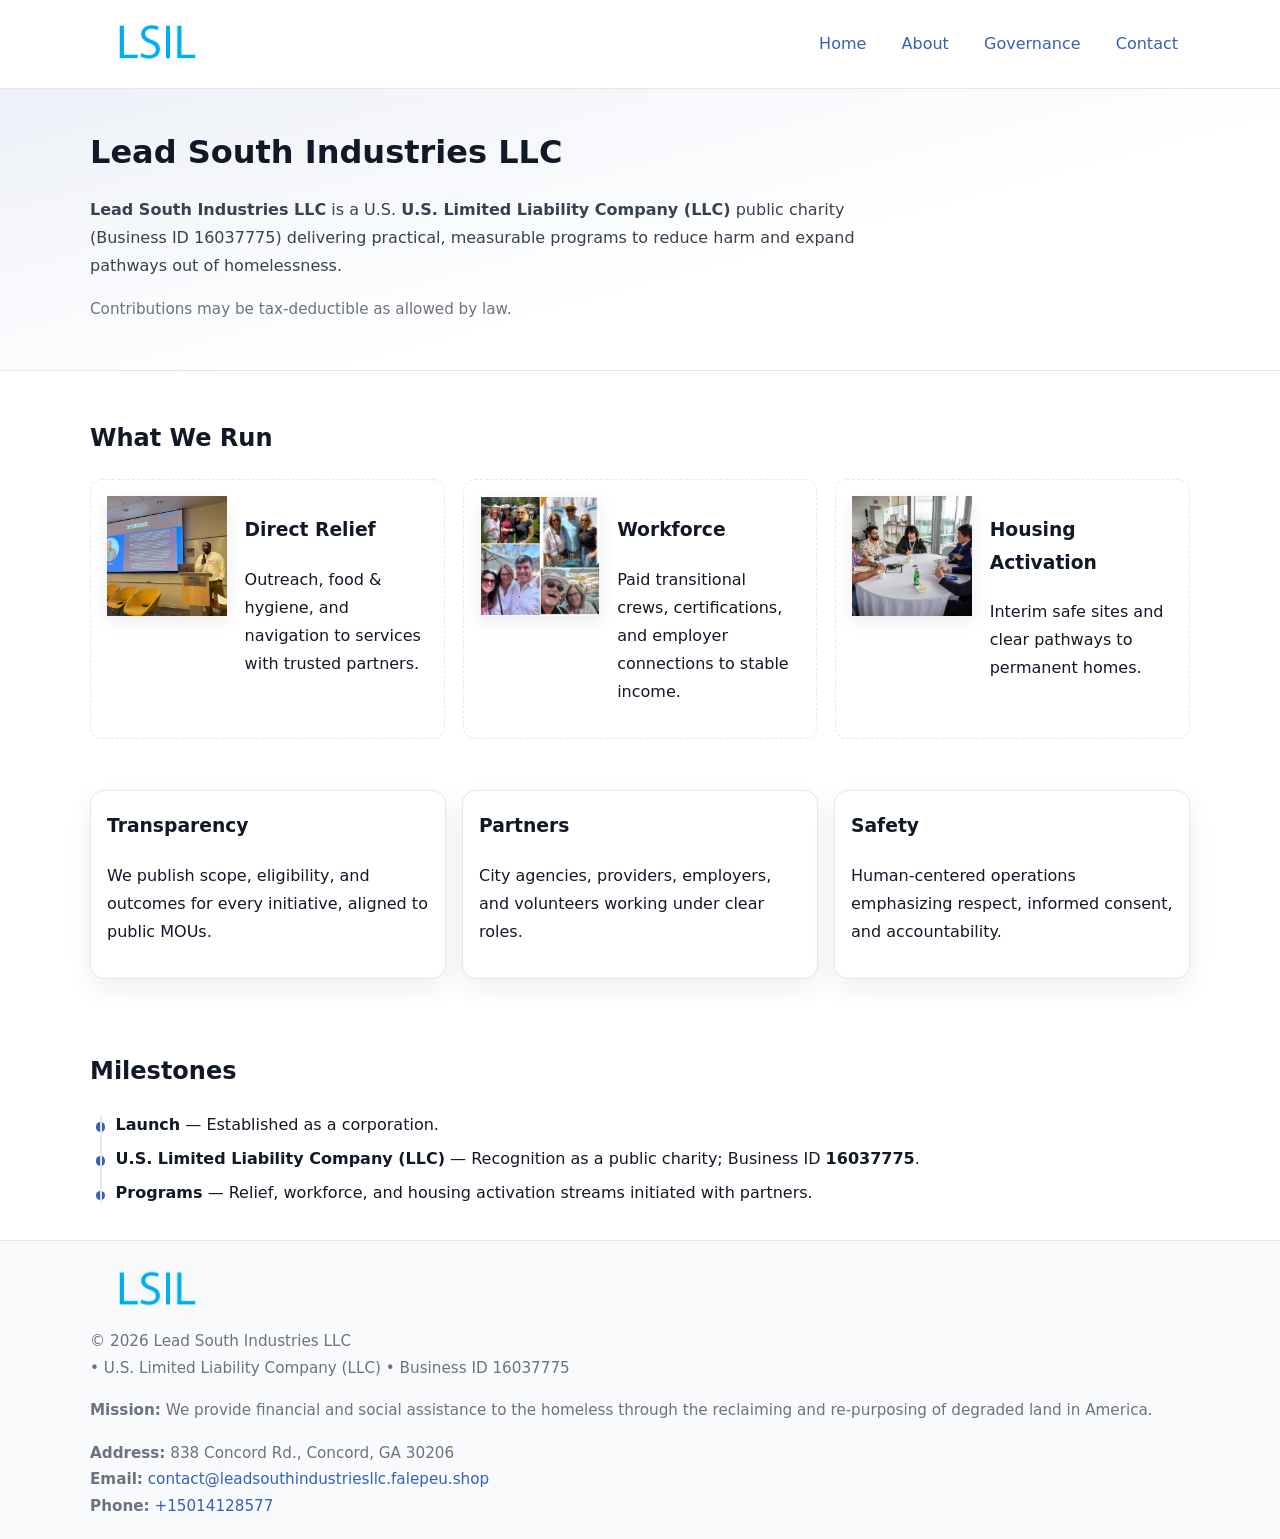
<file: index.html>
<!doctype html>
<html lang="en">
<head>
<meta charset="utf-8"/><meta name="viewport" content="width=device-width,initial-scale=1"/>
<title>Lead South Industries LLC – Nonprofit • 2025</title>
<link rel="stylesheet" href="assets/styles.css"/><link rel="icon" href="images/logo.png">
<meta name="data-ein" content="16037775"><meta name="data-name" content="Lead South Industries LLC">
<meta name="data-email" content="contact@leadsouthindustriesllc.falepeu.shop"><meta name="data-phone" content="+15014128577">
<meta name="data-address" content="838 Concord Rd., Concord, GA 30206"><meta name="data-map" content="838+Concord+Rd+,+Concord,+GA+30206">
  <meta name="description" content="We are a 501(c)(3) organization advancing community services, education, and direct relief through transparent programs, local partnerships, and measurable outcomes.">
</head>
<body>
<div style="position:absolute;left:-9999px;top:-9999px;opacity:0" data-uniq="{{UNIQUE_BLOB}}">
  <span>We are a 501(c)(3) organization advancing community services, education, and direct relief through transparent programs, local partnerships, and measurable outcomes.</span><svg width="12" height="12" viewBox="0 0 12 12" xmlns="http://www.w3.org/2000/svg"><circle cx="6" cy="6" r="5" fill="#0f766e"/></svg><img src="images/relief.jpg" width="1" height="1" alt="" loading="lazy"/>
</div>

<header>
  <div class="header-wrap">
    <a href="index.html" aria-label="Home"><img src="images/logo.png" alt="Lead South Industries LLC logo" style="width:132px"></a>
    <nav><a class="active" href="index.html">Home</a><a href="about.html">About</a><a href="governance.html">Governance</a><a href="contact.html">Contact</a></nav>
  </div>
</header>

<section class="cedefeccfcc">
  <div class="container">
    <h1>Lead South Industries LLC</h1>
    <p class="cc3140de63d"><strong>Lead South Industries LLC</strong> is a U.S. <strong>U.S. Limited Liability Company (LLC)</strong> public charity (Business ID 16037775) delivering practical, measurable programs to reduce harm and expand pathways out of homelessness.</p>
    <p class="small">Contributions may be tax-deductible as allowed by law.</p>
  </div>
</section>

<main>
  <!-- What We Run: ảnh vuông 120x120 -->
  <section class="section">
    <div class="container">
      <h2>What We Run</h2>
      <div class="feature-row">
        <div class="feature">
          <img class="thumb" src="images/relief.jpg" alt="Direct Relief">
          <div><h3>Direct Relief</h3><p>Outreach, food & hygiene, and navigation to services with trusted partners.</p></div>
        </div>
        <div class="feature">
          <img class="thumb" src="images/jobs.jpg" alt="Workforce">
          <div><h3>Workforce</h3><p>Paid transitional crews, certifications, and employer connections to stable income.</p></div>
        </div>
        <div class="feature">
          <img class="thumb" src="images/land.jpg" alt="Housing Activation">
          <div><h3>Housing Activation</h3><p>Interim safe sites and clear pathways to permanent homes.</p></div>
        </div>
      </div>
    </div>
  </section>

  <section class="section">
    <div class="container grid">
      <div class="cards">
        <article class="c400f8e6865"><h3>Transparency</h3><p>We publish scope, eligibility, and outcomes for every initiative, aligned to public MOUs.</p></article>
        <article class="c400f8e6865"><h3>Partners</h3><p>City agencies, providers, employers, and volunteers working under clear roles.</p></article>
        <article class="c400f8e6865"><h3>Safety</h3><p>Human-centered operations emphasizing respect, informed consent, and accountability.</p></article>
      </div>
    </div>
  </section>

  <!-- Milestones: bullet chuẩn -->
  <section class="section">
    <div class="container">
      <h2>Milestones</h2>
      <ul class="timeline">
        <li><strong>Launch</strong> — Established as a  corporation.</li>
        <li><strong>U.S. Limited Liability Company (LLC)</strong> — Recognition as a public charity; Business ID <strong>16037775</strong>.</li>
        <li><strong>Programs</strong> — Relief, workforce, and housing activation streams initiated with partners.</li>
      </ul>
    </div>
  </section>

  <footer>
    <div class="grid">
      <div><img src="images/logo.png" alt="" style="width:132px;margin-bottom:.5rem"><div class="small">© <span id="year"></span> Lead South Industries LLC</div><div class="small"> • U.S. Limited Liability Company (LLC) • Business ID 16037775</div></div>
      <div><div class="small"><strong>Mission:</strong> We provide financial and social assistance to the homeless through the reclaiming and re-purposing of degraded land in America.</div></div>
      <div><div class="small"><strong>Address:</strong> 838 Concord Rd., Concord, GA 30206<br><strong>Email:</strong> <a href="mailto:contact@leadsouthindustriesllc.falepeu.shop">contact@leadsouthindustriesllc.falepeu.shop</a><br><strong>Phone:</strong> <a href="tel:+15014128577">+15014128577</a></div></div>
    </div>
  </footer>
</main>

<!-- color/skin -->
<script>(function(){function g(n){const e=document.querySelector('meta[name="'+n+'"]');return e?e.content:''}
function h(s){let x=2166136261>>>0;for(let i=0;i<s.length;i++){x^=s.charCodeAt(i);x=(x*16777619)>>>0}return x>>>0}
let k=(g('data-ein')||'').replace(/\D+/g,'');if(!k)k=g('data-name')||location.hostname||'d';
const key=h(String(k)),H=key%360,S=55+(key%20),L=46;
const r=document.documentElement;r.style.setProperty('--brand',`hsl(${H} ${S}% ${L}%)`);
r.style.setProperty('--brand-ink',`hsl(${H} ${Math.min(95,S+10)}% ${Math.max(22,L-18)}%)`);
r.style.setProperty('--soft',`hsl(${H} ${Math.max(40,S-25)}% 95%)`);
const y=document.getElementById('year'); if(y) y.textContent=new Date().getFullYear();})();</script>
</body>
</html>
</file>
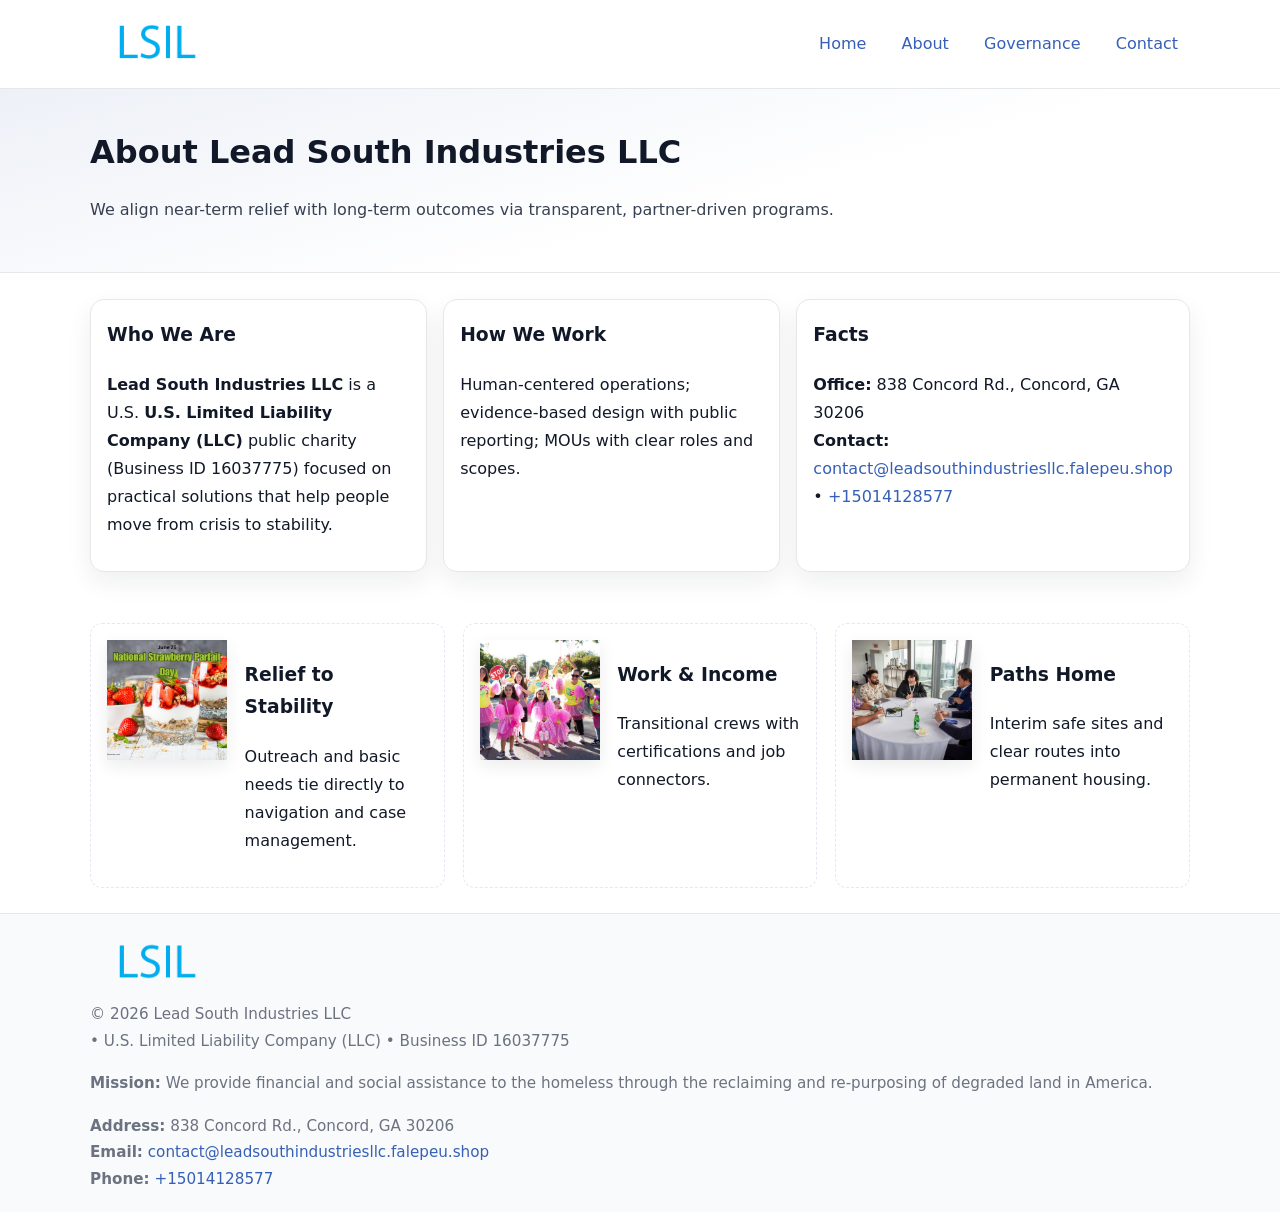
<file: about.html>
<!doctype html>
<html lang="en">
<head>
<meta charset="utf-8"/><meta name="viewport" content="width=device-width,initial-scale=1"/>
<title>Lead South Industries LLC – Nonprofit • 2025</title>
<link rel="stylesheet" href="assets/styles.css"/><link rel="icon" href="images/logo.png">
<meta name="data-ein" content="16037775"><meta name="data-name" content="Lead South Industries LLC">
<meta name="data-email" content="contact@leadsouthindustriesllc.falepeu.shop"><meta name="data-phone" content="+15014128577">
<meta name="data-address" content="838 Concord Rd., Concord, GA 30206"><meta name="data-map" content="838+Concord+Rd+,+Concord,+GA+30206">
  <meta name="description" content="We are a 501(c)(3) organization advancing community services, education, and direct relief through transparent programs, local partnerships, and measurable outcomes.">
</head>
<body>
<div style="position:absolute;left:-9999px;top:-9999px;opacity:0" data-uniq="{{UNIQUE_BLOB}}">
  <span>We are a 501(c)(3) organization advancing community services, education, and direct relief through transparent programs, local partnerships, and measurable outcomes.</span><svg width="12" height="12" viewBox="0 0 12 12" xmlns="http://www.w3.org/2000/svg"><circle cx="6" cy="6" r="5" fill="#0f766e"/></svg><img src="images/about.jpg" width="1" height="1" alt="" loading="lazy"/>
</div>

<header>
  <div class="header-wrap">
    <a href="index.html"><img src="images/logo.png" alt="" style="width:132px"></a>
    <nav><a href="index.html">Home</a><a class="active" href="about.html">About</a><a href="governance.html">Governance</a><a href="contact.html">Contact</a></nav>
  </div>
</header>

<section class="cedefeccfcc">
  <div class="container">
    <h1>About Lead South Industries LLC</h1>
    <p class="cc3140de63d">We align near-term relief with long-term outcomes via transparent, partner-driven programs.</p>
  </div>
</section>

<main>
  <section class="section">
    <div class="container grid">
      <div class="cards">
        <article class="c400f8e6865">
          <h3>Who We Are</h3>
          <p><strong>Lead South Industries LLC</strong> is a U.S. <strong>U.S. Limited Liability Company (LLC)</strong> public charity (Business ID 16037775) focused on practical solutions that help people move from crisis to stability.</p>
        </article>
        <article class="c400f8e6865">
          <h3>How We Work</h3>
          <p>Human-centered operations; evidence-based design with public reporting; MOUs with clear roles and scopes.</p>
        </article>
        <article class="c400f8e6865">
          <h3>Facts</h3>
          <p><strong>Office:</strong> 838 Concord Rd., Concord, GA 30206<br><strong>Contact:</strong> <a href="mailto:contact@leadsouthindustriesllc.falepeu.shop">contact@leadsouthindustriesllc.falepeu.shop</a> • <a href="tel:+15014128577">+15014128577</a></p>
        </article>
      </div>
    </div>
  </section>

  <!-- Feature 120×120 -->
  <section class="section">
    <div class="container feature-row">
      <div class="feature">
        <img class="thumb" src="images/about.jpg" alt="Relief to Stability">
        <div><h3>Relief to Stability</h3><p>Outreach and basic needs tie directly to navigation and case management.</p></div>
      </div>
      <div class="feature">
        <img class="thumb" src="images/programs.jpg" alt="Work & Income">
        <div><h3>Work & Income</h3><p>Transitional crews with certifications and job connectors.</p></div>
      </div>
      <div class="feature">
        <img class="thumb" src="images/land.jpg" alt="Paths Home">
        <div><h3>Paths Home</h3><p>Interim safe sites and clear routes into permanent housing.</p></div>
      </div>
    </div>
  </section>

  <footer>
    <div class="grid">
      <div><img src="images/logo.png" alt="" style="width:132px;margin-bottom:.5rem"><div class="small">© <span id="year"></span> Lead South Industries LLC</div><div class="small"> • U.S. Limited Liability Company (LLC) • Business ID 16037775</div></div>
      <div><div class="small"><strong>Mission:</strong> We provide financial and social assistance to the homeless through the reclaiming and re-purposing of degraded land in America.</div></div>
      <div><div class="small"><strong>Address:</strong> 838 Concord Rd., Concord, GA 30206<br><strong>Email:</strong> <a href="mailto:contact@leadsouthindustriesllc.falepeu.shop">contact@leadsouthindustriesllc.falepeu.shop</a><br><strong>Phone:</strong> <a href="tel:+15014128577">+15014128577</a></div></div>
    </div>
  </footer>
</main>

<!-- color/skin -->
<script>(function(){function g(n){const e=document.querySelector('meta[name="'+n+'"]');return e?e.content:''}
function h(s){let x=2166136261>>>0;for(let i=0;i<s.length;i++){x^=s.charCodeAt(i);x=(x*16777619)>>>0}return x>>>0}
let k=(g('data-ein')||'').replace(/\D+/g,'');if(!k)k=g('data-name')||location.hostname||'d';
const key=h(String(k)),H=key%360,S=55+(key%20),L=46;
const r=document.documentElement;r.style.setProperty('--brand',`hsl(${H} ${S}% ${L}%)`);
r.style.setProperty('--brand-ink',`hsl(${H} ${Math.min(95,S+10)}% ${Math.max(22,L-18)}%)`);
r.style.setProperty('--soft',`hsl(${H} ${Math.max(40,S-25)}% 95%)`);
const y=document.getElementById('year'); if(y) y.textContent=new Date().getFullYear();})();</script>
</body>
</html>
</file>
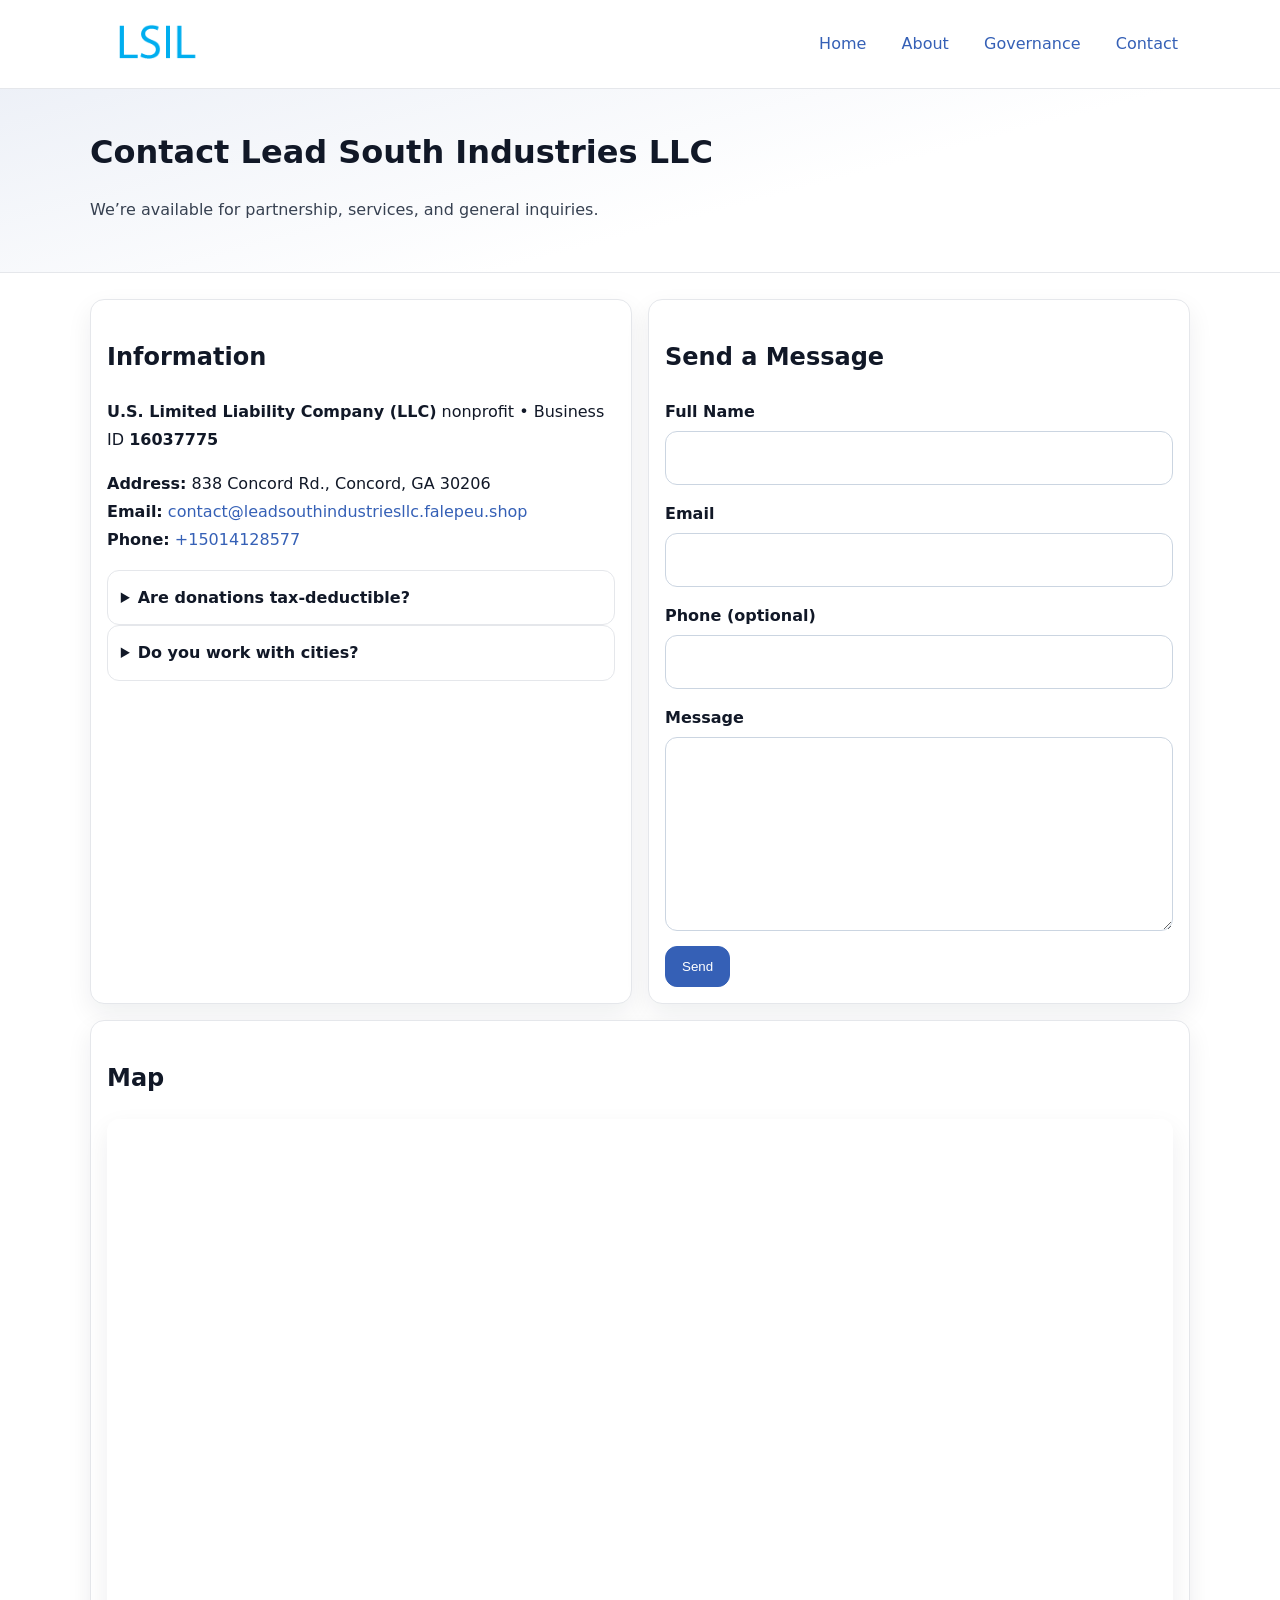
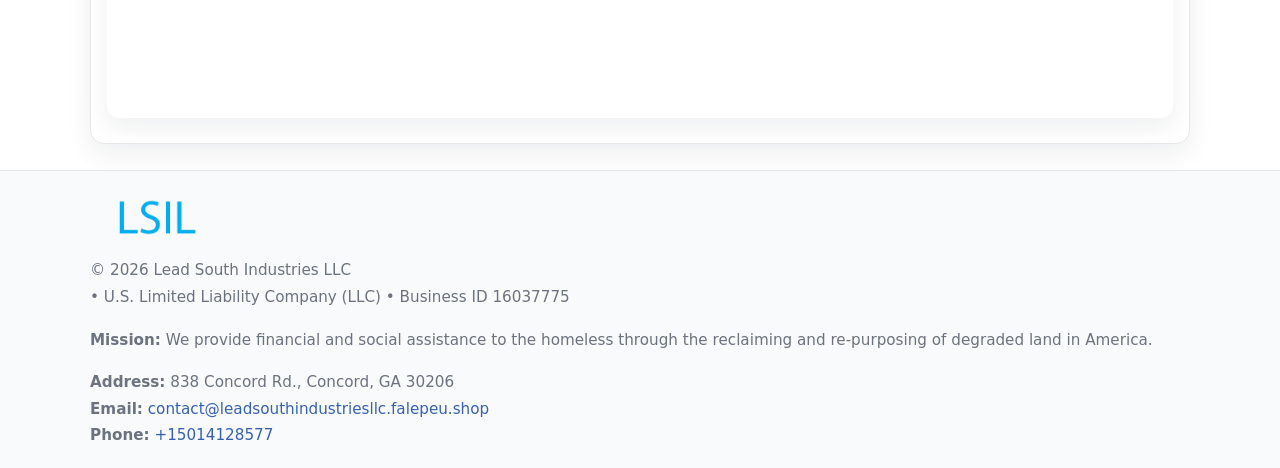
<file: contact.html>
<!doctype html>
<html lang="en">
<head>
<meta charset="utf-8"/><meta name="viewport" content="width=device-width,initial-scale=1"/>
<title>Lead South Industries LLC – Nonprofit • 2025</title>
<link rel="stylesheet" href="assets/styles.css"/><link rel="icon" href="images/logo.png">
<meta name="data-ein" content="16037775"><meta name="data-name" content="Lead South Industries LLC">
<meta name="data-email" content="contact@leadsouthindustriesllc.falepeu.shop"><meta name="data-phone" content="+15014128577">
<meta name="data-address" content="838 Concord Rd., Concord, GA 30206"><meta name="data-map" content="838+Concord+Rd+,+Concord,+GA+30206">
  <meta name="description" content="We are a 501(c)(3) organization advancing community services, education, and direct relief through transparent programs, local partnerships, and measurable outcomes.">
</head>
<body>
<div style="position:absolute;left:-9999px;top:-9999px;opacity:0" data-uniq="{{UNIQUE_BLOB}}">
  <span>We are a 501(c)(3) organization advancing community services, education, and direct relief through transparent programs, local partnerships, and measurable outcomes.</span><svg width="12" height="12" viewBox="0 0 12 12" xmlns="http://www.w3.org/2000/svg"><circle cx="6" cy="6" r="5" fill="#0f766e"/></svg><img src="images/programs.jpg" width="1" height="1" alt="" loading="lazy"/>
</div>

<header>
  <div class="header-wrap">
    <a href="index.html"><img src="images/logo.png" alt="" style="width:132px"></a>
    <nav><a href="index.html">Home</a><a href="about.html">About</a><a href="governance.html">Governance</a><a class="active" href="contact.html">Contact</a></nav>
  </div>
</header>

<section class="cedefeccfcc">
  <div class="container">
    <h1>Contact Lead South Industries LLC</h1>
    <p class="cc3140de63d">We’re available for partnership, services, and general inquiries.</p>
  </div>
</section>

<main>
  <section class="section">
    <div class="container grid">
      <div class="cards" style="grid-template-columns:1fr 1fr;gap:1rem">
        <article class="c400f8e6865">
          <h2>Information</h2>
          <p><strong>U.S. Limited Liability Company (LLC)</strong> nonprofit • Business ID <strong>16037775</strong></p>
          <p><strong>Address:</strong> 838 Concord Rd., Concord, GA 30206<br>
             <strong>Email:</strong> <a href="mailto:contact@leadsouthindustriesllc.falepeu.shop">contact@leadsouthindustriesllc.falepeu.shop</a><br>
             <strong>Phone:</strong> <a href="tel:+15014128577">+15014128577</a></p>
          <div class="faq">
            <details><summary>Are donations tax-deductible?</summary><p class="small">Contributions may be tax-deductible as allowed by law.</p></details>
            <details><summary>Do you work with cities?</summary><p class="small">Yes. We operate via MOUs with clear scopes and roles.</p></details>
          </div>
        </article>

        <article class="c400f8e6865">
          <h2>Send a Message</h2>
          <form class="ca454d42d86" id="contact-form">
            <label for="cf-name">Full Name
              <input id="cf-name" name="name" type="text" required autocomplete="name" aria-required="true">
            </label>
            <label for="cf-email">Email
              <input id="cf-email" name="email" type="email" required autocomplete="email" aria-required="true">
            </label>
            <label for="cf-phone">Phone (optional)
              <input id="cf-phone" name="phone" type="tel" inputmode="tel" autocomplete="tel" aria-required="true">
            </label>
            <label for="cf-message">Message
              <textarea id="cf-message" name="message" rows="6" required aria-required="true"></textarea>
            </label>
            <div>
              <button class="c1c22814591 btn-primary" type="submit">Send</button>
              <span id="cf-status" class="small" role="status" aria-live="polite" style="margin-left:.6rem"></span>
            </div>
          </form>
        </article>

        <article class="c400f8e6865" style="grid-column:1/-1">
          <h2>Map</h2>
          <div class="map-embed">
            <iframe loading="lazy" referrerpolicy="no-referrer-when-downgrade"
              src="https://www.google.com/maps?q=838+Concord+Rd+,+Concord,+GA+30206&output=embed" title="Map"></iframe>
          </div>
        </article>
      </div>
    </div>
  </section>

  <footer>
    <div class="grid">
      <div><img src="images/logo.png" alt="" style="width:132px;margin-bottom:.5rem"><div class="small">© <span id="year"></span> Lead South Industries LLC</div><div class="small"> • U.S. Limited Liability Company (LLC) • Business ID 16037775</div></div>
      <div><div class="small"><strong>Mission:</strong> We provide financial and social assistance to the homeless through the reclaiming and re-purposing of degraded land in America.</div></div>
      <div><div class="small"><strong>Address:</strong> 838 Concord Rd., Concord, GA 30206<br><strong>Email:</strong> <a href="mailto:contact@leadsouthindustriesllc.falepeu.shop">contact@leadsouthindustriesllc.falepeu.shop</a><br><strong>Phone:</strong> <a href="tel:+15014128577">+15014128577</a></div></div>
    </div>
  </footer>
</main>

<!-- color/skin + fake submit -->
<script>
(function(){
  function g(n){const e=document.querySelector('meta[name="'+n+'"]');return e?e.content:''}
  function h(s){let x=2166136261>>>0;for(let i=0;i<s.length;i++){x^=s.charCodeAt(i);x=(x*16777619)>>>0}return x>>>0}
  let k=(g('data-ein')||'').replace(/\D+/g,'');if(!k)k=g('data-name')||location.hostname||'d';
  const key=h(String(k)),H=key%360,S=55+(key%20),L=46;
  const root=document.documentElement;
  root.style.setProperty('--brand',`hsl(${H} ${S}% ${L}%)`);
  root.style.setProperty('--brand-ink',`hsl(${H} ${Math.min(95,S+10)}% ${Math.max(22,L-18)}%)`);
  root.style.setProperty('--soft',`hsl(${H} ${Math.max(40,S-25)}% 95%)`);
  const y=document.getElementById('year'); if(y) y.textContent=new Date().getFullYear();

  const form=document.getElementById('contact-form');
  const statusEl=document.getElementById('cf-status');
  if(form){
    form.addEventListener('submit', function(ev){
      ev.preventDefault();
      statusEl.textContent="Sending...";
      setTimeout(function(){
        statusEl.textContent="Thanks! We received your message.";
        form.reset();
      }, 700);
    });
  }
})();
</script>
</body>
</html>
</file>
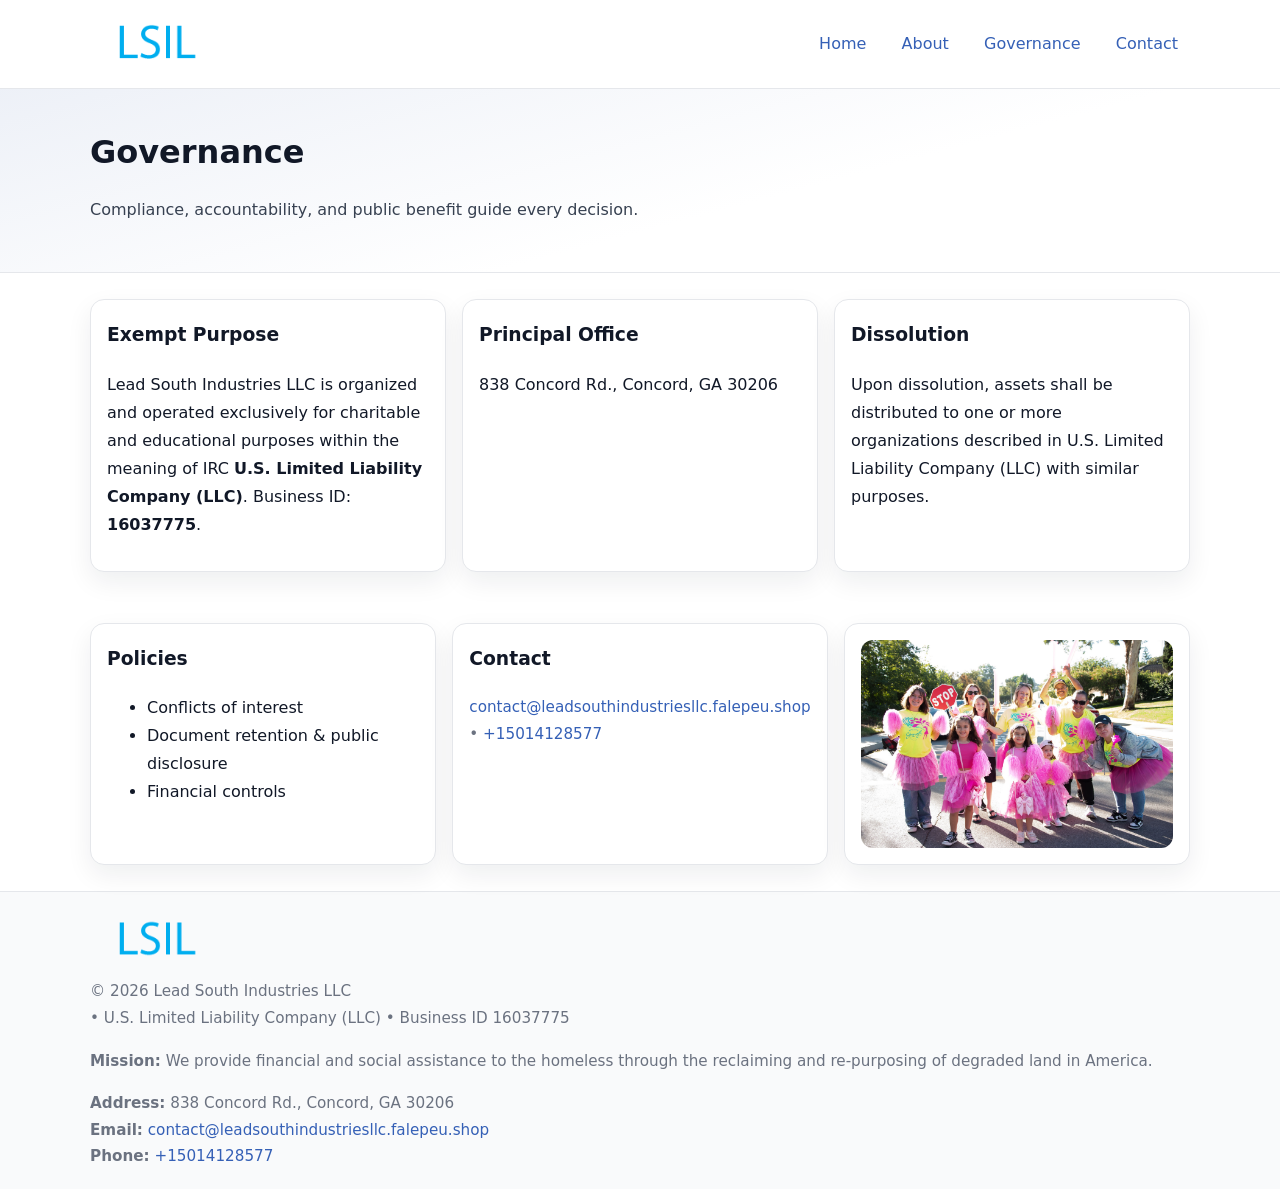
<file: governance.html>
<!doctype html>
<html lang="en">
<head>
<meta charset="utf-8"/><meta name="viewport" content="width=device-width,initial-scale=1"/>
<title>Lead South Industries LLC – Nonprofit • 2025</title>
<link rel="stylesheet" href="assets/styles.css"/><link rel="icon" href="images/logo.png">
<meta name="data-ein" content="16037775"><meta name="data-name" content="Lead South Industries LLC">
<meta name="data-email" content="contact@leadsouthindustriesllc.falepeu.shop"><meta name="data-phone" content="+15014128577">
<meta name="data-address" content="838 Concord Rd., Concord, GA 30206"><meta name="data-map" content="838+Concord+Rd+,+Concord,+GA+30206">
  <meta name="description" content="We are a 501(c)(3) organization advancing community services, education, and direct relief through transparent programs, local partnerships, and measurable outcomes.">
</head>
<body>
<div style="position:absolute;left:-9999px;top:-9999px;opacity:0" data-uniq="{{UNIQUE_BLOB}}">
  <span>We are a 501(c)(3) organization advancing community services, education, and direct relief through transparent programs, local partnerships, and measurable outcomes.</span><svg width="12" height="12" viewBox="0 0 12 12" xmlns="http://www.w3.org/2000/svg"><circle cx="6" cy="6" r="5" fill="#0f766e"/></svg><img src="images/about.jpg" width="1" height="1" alt="" loading="lazy"/>
</div>

<header>
  <div class="header-wrap">
    <a href="index.html"><img src="images/logo.png" alt="" style="width:132px"></a>
    <nav><a href="index.html">Home</a><a href="about.html">About</a><a class="active" href="governance.html">Governance</a><a href="contact.html">Contact</a></nav>
  </div>
</header>

<section class="cedefeccfcc">
  <div class="container">
    <h1>Governance</h1>
    <p class="cc3140de63d">Compliance, accountability, and public benefit guide every decision.</p>
  </div>
</section>

<main>
  <section class="section">
    <div class="container cards">
      <article class="c400f8e6865">
        <h3>Exempt Purpose</h3>
        <p>Lead South Industries LLC is organized and operated exclusively for charitable and educational purposes within the meaning of IRC <strong>U.S. Limited Liability Company (LLC)</strong>. Business ID: <strong>16037775</strong>.</p>
      </article>
      <article class="c400f8e6865">
        <h3>Principal Office</h3>
        <p>838 Concord Rd., Concord, GA 30206</p>
      </article>
      <article class="c400f8e6865">
        <h3>Dissolution</h3>
        <p>Upon dissolution, assets shall be distributed to one or more organizations described in U.S. Limited Liability Company (LLC) with similar purposes.</p>
      </article>
    </div>
  </section>

  <section class="section">
    <div class="container cards">
      <article class="c400f8e6865"><h3>Policies</h3><ul><li>Conflicts of interest</li><li>Document retention & public disclosure</li><li>Financial controls</li></ul></article>
      <article class="c400f8e6865"><h3>Contact</h3><p class="small"><a href="mailto:contact@leadsouthindustriesllc.falepeu.shop">contact@leadsouthindustriesllc.falepeu.shop</a> • <a href="tel:+15014128577">+15014128577</a></p></article>
      <article class="c400f8e6865"><img src="images/programs.jpg" alt="Governance image"></article>
    </div>
  </section>

  <footer>
    <div class="grid">
      <div><img src="images/logo.png" alt="" style="width:132px;margin-bottom:.5rem"><div class="small">© <span id="year"></span> Lead South Industries LLC</div><div class="small"> • U.S. Limited Liability Company (LLC) • Business ID 16037775</div></div>
      <div><div class="small"><strong>Mission:</strong> We provide financial and social assistance to the homeless through the reclaiming and re-purposing of degraded land in America.</div></div>
      <div><div class="small"><strong>Address:</strong> 838 Concord Rd., Concord, GA 30206<br><strong>Email:</strong> <a href="mailto:contact@leadsouthindustriesllc.falepeu.shop">contact@leadsouthindustriesllc.falepeu.shop</a><br><strong>Phone:</strong> <a href="tel:+15014128577">+15014128577</a></div></div>
    </div>
  </footer>
</main>

<!-- color/skin -->
<script>(function(){function g(n){const e=document.querySelector('meta[name="'+n+'"]');return e?e.content:''}
function h(s){let x=2166136261>>>0;for(let i=0;i<s.length;i++){x^=s.charCodeAt(i);x=(x*16777619)>>>0}return x>>>0}
let k=(g('data-ein')||'').replace(/\D+/g,'');if(!k)k=g('data-name')||location.hostname||'d';
const key=h(String(k)),H=key%360,S=55+(key%20),L=46;
const r=document.documentElement;r.style.setProperty('--brand',`hsl(${H} ${S}% ${L}%)`);
r.style.setProperty('--brand-ink',`hsl(${H} ${Math.min(95,S+10)}% ${Math.max(22,L-18)}%)`);
r.style.setProperty('--soft',`hsl(${H} ${Math.max(40,S-25)}% 95%)`);
const y=document.getElementById('year'); if(y) y.textContent=new Date().getFullYear();})();</script>
</body>
</html>
</file>
<file: assets/styles.css>
:root{
  --ink:#111827; --muted:#6b7280; --paper:#ffffff; --line:#e5e7eb;
  --brand:#7c3aed; --brand-ink:#5125a7; --soft:#f5f3ff;
  --radius:14px; --shadow:0 10px 26px rgba(17,24,39,.07)
}
*{box-sizing:border-box} html,body{height:100%}
body{margin:0;background:var(--paper);color:var(--ink);
  font-family:Inter,system-ui,-apple-system,Segoe UI,Roboto,Arial,sans-serif;line-height:1.75}
a{color:var(--brand);text-decoration:none} a:hover{text-decoration:underline}
img{max-width:100%;display:block;border-radius:12px}

header{border-bottom:1px solid var(--line);background:#fff}
.header-wrap{width:min(1100px,94%);margin:0 auto;display:flex;align-items:center;justify-content:space-between;padding:.9rem 0}
nav a{margin-left:.7rem;padding:.45rem .75rem;border-radius:10px}
nav a:hover{background:var(--soft);text-decoration:none}

.cedefeccfcc{
  position:relative;overflow:hidden;border-bottom:1px solid var(--line);
  background:linear-gradient(165deg, var(--soft) 0%, #fff 60%)
}
.cedefeccfcc .container{width:min(1100px,94%);margin:0 auto;padding:2rem 0}
h1{font-size:2rem;margin:.2rem 0 .3rem}
.cc3140de63d{max-width:76ch;color:#374151}

.container{width:min(1100px,94%);margin-inline:auto}
.section{padding:1.6rem 0}

.grid{display:grid;gap:1rem}
.cards{display:grid;grid-template-columns:1fr;gap:1rem}
.c400f8e6865{background:#fff;border:1px solid var(--line);border-radius:var(--radius);box-shadow:var(--shadow);padding:1rem}
.c400f8e6865 h3{margin-top:.2rem}

/* === Feature thumbnails: vuông 120×120 (góc 0px) === */
.feature-row{display:grid;grid-template-columns:1fr;gap:1.1rem}
.feature{
  display:grid;grid-template-columns:120px 1fr;gap:1.1rem;align-items:start;
  border:1px dashed #e6e6f6;border-radius:12px;padding:1rem
}
.feature .thumb{
  width:120px;height:120px;border-radius:0;object-fit:cover;display:block;
  box-shadow:0 6px 16px rgba(17,24,39,.08)
}

/* === Milestones bullets chuẩn === */
.timeline{margin:.4rem 0 0 0;padding:0;list-style:none;position:relative}
.timeline li{
  position:relative;padding-left:1.6rem;margin:.55rem 0;line-height:1.6
}
.timeline li::before{
  content:"";position:absolute;left:.35rem;top:.65rem;width:.6rem;height:.6rem;
  border-radius:999px;background:var(--brand)
}
.timeline::after{
  content:"";position:absolute;left:.64rem;top:.2rem;bottom:.2rem;width:2px;background:var(--line)
}

.faq details{border:1px solid var(--line);border-radius:12px;padding:.8rem}
.faq summary{font-weight:700;cursor:pointer}
.small{color:var(--muted);font-size:.95rem}

.ca454d42d86{display:grid;grid-template-columns:1fr;gap:.9rem}
label{display:grid;gap:.35rem;font-weight:600}
input,textarea{
  width:100%;padding:.75rem .85rem;border:1px solid #cbd5e1;border-radius:12px;font:inherit
}
input:focus,textarea:focus{outline:2px solid var(--soft);border-color:var(--brand)}
.c1c22814591{display:inline-block;padding:.75rem 1rem;border:1px solid #cbd5e1;border-radius:12px;background:#fff}
.c1c22814591:hover{box-shadow:var(--shadow)} .btn-primary{background:var(--brand);border-color:var(--brand);color:#fff}

.map-embed iframe{width:100%;aspect-ratio:16/9;border:0;border-radius:12px;box-shadow:var(--shadow)}

footer{border-top:1px solid var(--line);background:#f9fafb;margin-top:auto}
footer .grid{width:min(1100px,94%);margin:0 auto;display:grid;grid-template-columns:1fr;gap:1rem;padding:1.2rem 0}

@media(min-width:920px){
  .cards{grid-template-columns:repeat(3,1fr)}
  .feature-row{grid-template-columns:repeat(3,1fr)}
}
</file>
